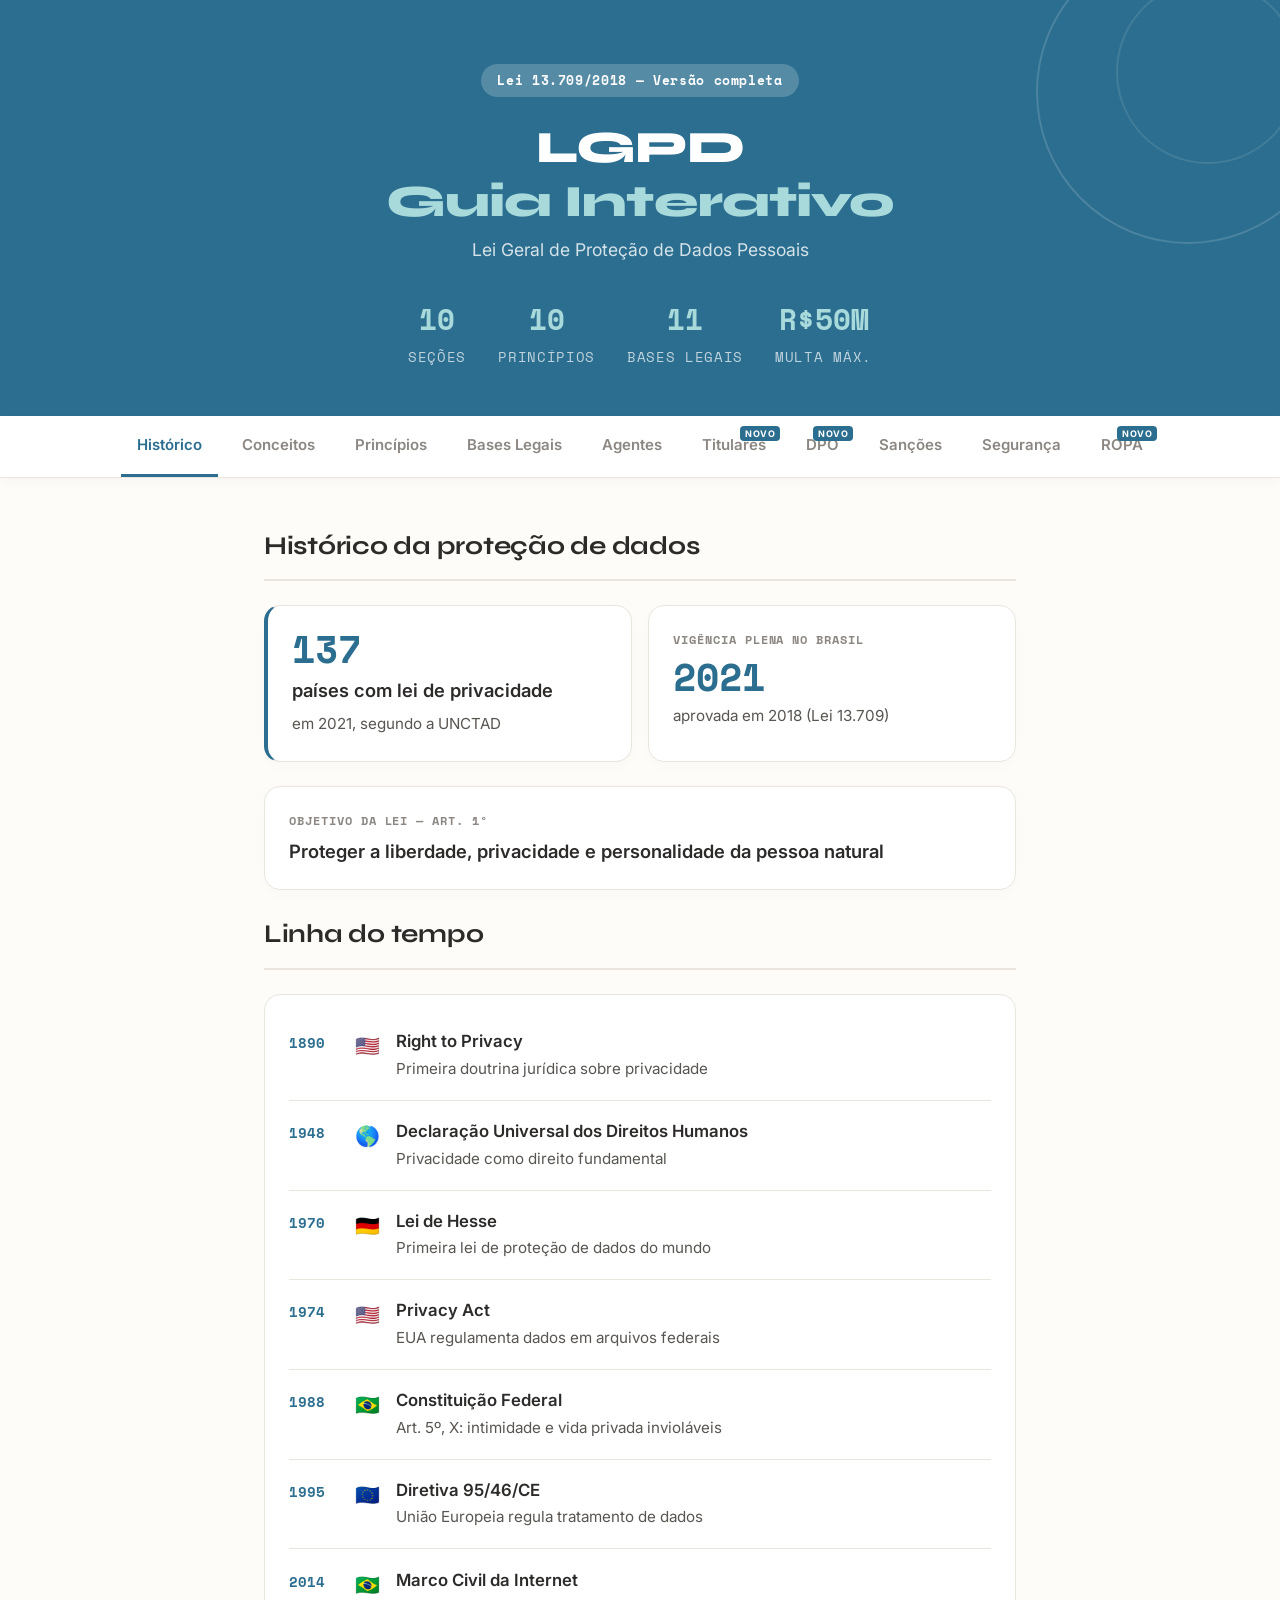
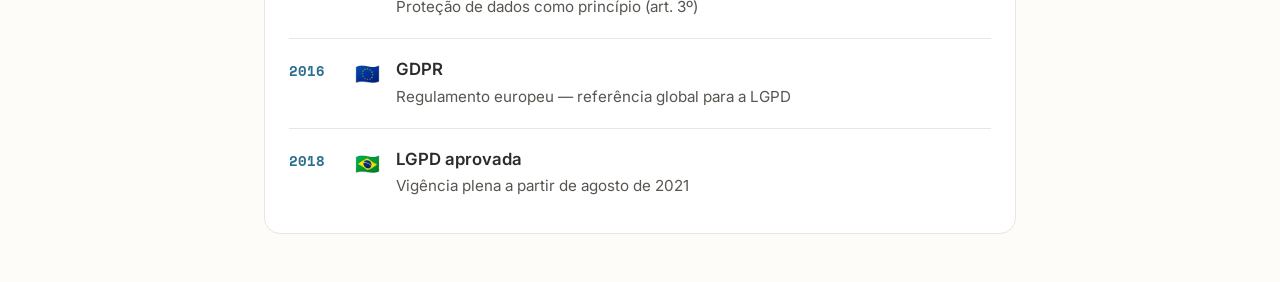
<file: index.html>
<!DOCTYPE html>
<html lang="pt-BR">
<head>
  <meta charset="UTF-8">
  <meta name="viewport" content="width=device-width, initial-scale=1.0">
  <title>LGPD - Guia Interativo</title>
  <link rel="preconnect" href="https://fonts.googleapis.com">
  <link rel="preconnect" href="https://fonts.gstatic.com" crossorigin>
  <link href="https://fonts.googleapis.com/css2?family=Inter:wght@400;500;600;700&family=Syne:wght@400;500;700;800&family=Space+Mono:wght@400;700&display=swap" rel="stylesheet">
  <style>
    :root {
      --color-background-primary: #FFFFFF;
      --color-background-secondary: #F7F5F2;
      --color-background-tertiary: #FDFCF8;
      --color-border-primary: #D1CCC5;
      --color-border-secondary: #E3DFD8;
      --color-border-tertiary: #EAE6DF;
      --color-text-primary: #2D2B2A;
      --color-text-secondary: #595551;
      --color-text-tertiary: #8C8782;
      --color-accent: #2C6E8F; /* Calm Teal/Blue for studying */
      --color-accent-light: rgba(44, 110, 143, 0.1);
      --color-danger: #C94A4A;
      --color-danger-light: rgba(201, 74, 74, 0.1);
      --color-success: #3E885B;
      --color-success-light: rgba(62, 136, 91, 0.15);
      
      --border-radius-md: 10px;
      --border-radius-lg: 16px;
    }
    * { box-sizing: border-box; margin: 0; padding: 0; }
    body {
      font-family: 'Inter', sans-serif;
      background: var(--color-background-tertiary);
      color: var(--color-text-primary);
      line-height: 1.6;
      font-size: 16px;
      -webkit-font-smoothing: antialiased;
    }
    .lgpd-root { min-height: 100vh; display: flex; flex-direction: column; align-items: center; }
    
    .hero { background: var(--color-accent); color: #fff; padding: 4rem 2rem 3rem; position: relative; overflow: hidden; width: 100%; text-align: center; }
    .hero::before { content: ''; position: absolute; top: -60px; right: -60px; width: 300px; height: 300px; border-radius: 50%; border: 2px solid rgba(255,255,255,0.15); }
    .hero::after { content: ''; position: absolute; top: -20px; right: -20px; width: 180px; height: 180px; border-radius: 50%; border: 2px solid rgba(255,255,255,0.1); }
    .hero-badge { display: inline-block; font-family: 'Space Mono', monospace; font-size: 13px; background: rgba(255,255,255,0.2); color: #fff; padding: 6px 16px; border-radius: 20px; margin-bottom: 1.5rem; letter-spacing: 0.05em; font-weight: 700; }
    .hero h1 { font-family: 'Syne', sans-serif; font-size: 2.8rem; font-weight: 800; line-height: 1.2; margin-bottom: 0.5rem; letter-spacing: -0.02em; }
    .hero h1 span { color: #A8DADC; }
    .hero-sub { font-size: 1.1rem; color: rgba(255,255,255,0.8); font-weight: 400; margin-bottom: 2rem; }
    .hero-stats { display: flex; gap: 2rem; flex-wrap: wrap; justify-content: center; }
    .hero-stat { display: flex; flex-direction: column; gap: 4px; }
    .hero-stat-num { font-size: 1.8rem; font-weight: 700; color: #A8DADC; font-family: 'Space Mono', monospace; }
    .hero-stat-label { font-size: 0.85rem; color: rgba(255,255,255,0.7); font-family: 'Space Mono', monospace; text-transform: uppercase; letter-spacing: 0.05em; }
    
    .nav-tabs { display: flex; overflow-x: auto; background: #FFFFFF; border-bottom: 1px solid var(--color-border-tertiary); padding: 0 1rem; gap: 0.5rem; scrollbar-width: none; width: 100%; justify-content: center; position: sticky; top: 0; z-index: 10; box-shadow: 0 4px 12px rgba(0,0,0,0.03); }
    .nav-tabs::-webkit-scrollbar { display: none; }
    .tab-btn { font-family: 'Inter', sans-serif; font-weight: 600; font-size: 15px; padding: 1.2rem 1rem; border: none; background: transparent; color: var(--color-text-tertiary); cursor: pointer; white-space: nowrap; border-bottom: 3px solid transparent; transition: color 0.2s, border-color 0.2s; }
    .tab-btn.active { color: var(--color-accent); border-bottom-color: var(--color-accent); }
    .tab-btn:hover:not(.active) { color: var(--color-text-secondary); }
    .tab-btn.new-tab { position: relative; }
    .tab-btn.new-tab::after { content: 'novo'; position: absolute; top: 10px; right: 2px; font-size: 9px; background: var(--color-accent); color: #fff; padding: 2px 5px; border-radius: 4px; letter-spacing: 0.05em; text-transform: uppercase; font-weight: 700; }
    
    .content-area { padding: 3rem 1.5rem; max-width: 800px; width: 100%; }
    .section { display: none; animation: fadeIn 0.3s ease-in-out; }
    .section.active { display: block; }
    @keyframes fadeIn { from { opacity: 0; transform: translateY(10px); } to { opacity: 1; transform: translateY(0); } }
    
    .section-title { font-family: 'Syne', sans-serif; font-size: 1.6rem; font-weight: 700; color: var(--color-text-primary); margin-bottom: 1.5rem; padding-bottom: 0.8rem; border-bottom: 2px solid var(--color-border-tertiary); letter-spacing: -0.01em; }
    .card-grid { display: grid; grid-template-columns: 1fr 1fr; gap: 16px; margin-bottom: 1.5rem; }
    @media (max-width: 600px) { .card-grid { grid-template-columns: 1fr; } .hero h1 { font-size: 2.2rem; } .hero-stats { gap: 1rem; } .nav-tabs { justify-content: flex-start; } }
    
    .info-card { background: var(--color-background-primary); border: 1px solid var(--color-border-tertiary); border-radius: var(--border-radius-lg); padding: 1.5rem; box-shadow: 0 4px 16px rgba(0,0,0,0.02); transition: transform 0.2s, box-shadow 0.2s; }
    .info-card:hover { transform: translateY(-2px); box-shadow: 0 8px 24px rgba(0,0,0,0.04); }
    .info-card.accent { border-left: 4px solid var(--color-accent); }
    .info-card.danger { border-left: 4px solid var(--color-danger); }
    .info-card.full { grid-column: 1/-1; }
    .card-label { font-family: 'Space Mono', monospace; font-size: 12px; color: var(--color-text-tertiary); letter-spacing: 0.08em; text-transform: uppercase; margin-bottom: 8px; font-weight: 700; }
    .card-value { font-size: 1.15rem; font-weight: 600; color: var(--color-text-primary); line-height: 1.5; }
    .card-detail { font-size: 0.95rem; color: var(--color-text-secondary); margin-top: 8px; line-height: 1.6; }
    
    .orange-num { font-size: 2.4rem; font-weight: 800; color: var(--color-accent); font-family: 'Space Mono', monospace; line-height: 1; margin-bottom: 8px; }
    
    .timeline-item { display: flex; gap: 16px; padding: 1.2rem 0; border-bottom: 1px solid var(--color-border-tertiary); align-items: flex-start; }
    .timeline-item:last-child { border-bottom: none; }
    .tl-year { font-family: 'Space Mono', monospace; font-size: 14px; font-weight: 700; color: var(--color-accent); min-width: 50px; margin-top: 2px; }
    .tl-flag { font-size: 20px; min-width: 24px; }
    .tl-text { font-size: 1.05rem; font-weight: 600; color: var(--color-text-primary); line-height: 1.4; margin-bottom: 4px; }
    .tl-sub { font-size: 0.95rem; color: var(--color-text-secondary); line-height: 1.5; }
    
    .principle-grid { display: grid; grid-template-columns: repeat(auto-fit, minmax(140px, 1fr)); gap: 12px; margin-bottom: 1.5rem; }
    .principle-card { background: var(--color-background-primary); border: 1px solid var(--color-border-tertiary); border-radius: var(--border-radius-md); padding: 1.2rem; cursor: pointer; transition: all 0.2s; text-align: center; box-shadow: 0 2px 8px rgba(0,0,0,0.02); }
    .principle-card:hover { border-color: var(--color-accent); background: var(--color-background-secondary); }
    .principle-card.selected { border-color: var(--color-accent); border-width: 2px; box-shadow: 0 4px 12px var(--color-accent-light); background: var(--color-accent-light); }
    .principle-icon { width: 40px; height: 40px; border-radius: 8px; display: flex; align-items: center; justify-content: center; font-size: 18px; margin: 0 auto 12px; background: #fff; color: var(--color-accent); font-weight: 700; font-family: 'Space Mono', monospace; box-shadow: 0 2px 6px rgba(0,0,0,0.05); }
    .principle-name { font-size: 1rem; font-weight: 600; color: var(--color-text-primary); }
    .principle-detail { display: none; background: var(--color-background-primary); border: 1px solid var(--color-accent); border-radius: var(--border-radius-lg); padding: 1.5rem; margin-top: 16px; font-size: 1.05rem; color: var(--color-text-secondary); line-height: 1.6; box-shadow: 0 8px 24px var(--color-accent-light); }
    .principle-detail.show { display: block; animation: fadeIn 0.3s; }
    .principle-detail strong { color: var(--color-accent); font-size: 1.15rem; display: block; margin-bottom: 8px; font-family: 'Syne', sans-serif; }
    
    .bases-table { background: var(--color-background-primary); border: 1px solid var(--color-border-tertiary); border-radius: var(--border-radius-lg); overflow: hidden; margin-bottom: 1.5rem; box-shadow: 0 4px 16px rgba(0,0,0,0.02); }
    .bt-row { display: grid; grid-template-columns: 1fr 80px 80px; padding: 1rem 1.5rem; border-bottom: 1px solid var(--color-border-tertiary); align-items: center; font-size: 1rem; }
    .bt-row:last-child { border-bottom: none; }
    .bt-header { font-family: 'Space Mono', monospace; font-size: 12px; letter-spacing: 0.05em; color: var(--color-text-tertiary); background: var(--color-background-secondary); text-transform: uppercase; font-weight: 700; }
    .bt-base { color: var(--color-text-primary); font-weight: 500; }
    .check-yes { width: 28px; height: 28px; border-radius: 50%; background: var(--color-success-light); color: var(--color-success); display: flex; align-items: center; justify-content: center; font-size: 14px; font-weight: 700; margin: 0 auto; }
    .check-no { width: 28px; height: 28px; border-radius: 50%; background: var(--color-danger-light); color: var(--color-danger); display: flex; align-items: center; justify-content: center; font-size: 14px; font-weight: 700; margin: 0 auto; }
    
    .agent-cards { display: grid; grid-template-columns: 1fr 1fr; gap: 16px; margin-bottom: 1.5rem; }
    @media (max-width: 600px) { .agent-cards { grid-template-columns: 1fr; } }
    .agent-card { background: var(--color-background-primary); border: 1px solid var(--color-border-tertiary); border-radius: var(--border-radius-lg); padding: 1.5rem; box-shadow: 0 4px 16px rgba(0,0,0,0.02); }
    .agent-role { font-size: 12px; font-family: 'Space Mono', monospace; color: var(--color-accent); letter-spacing: 0.06em; text-transform: uppercase; margin-bottom: 8px; font-weight: 700; }
    .agent-name { font-size: 1.3rem; font-weight: 700; color: var(--color-text-primary); margin-bottom: 12px; font-family: 'Syne', sans-serif; }
    .agent-traits { list-style: none; display: flex; flex-direction: column; gap: 8px; }
    .agent-traits li { font-size: 0.95rem; color: var(--color-text-secondary); padding-left: 16px; position: relative; line-height: 1.5; }
    .agent-traits li::before { content: '→'; position: absolute; left: 0; color: var(--color-accent); font-weight: bold; }
    
    .flow-wrap { display: flex; align-items: center; gap: 12px; background: var(--color-background-primary); border: 1px solid var(--color-border-tertiary); border-radius: var(--border-radius-lg); padding: 1.5rem; margin-bottom: 1.5rem; flex-wrap: wrap; box-shadow: 0 4px 16px rgba(0,0,0,0.02); justify-content: center; }
    .flow-node { background: var(--color-background-secondary); border: 1px solid var(--color-border-secondary); border-radius: var(--border-radius-md); padding: 10px 16px; font-size: 1rem; font-weight: 600; color: var(--color-text-primary); white-space: nowrap; }
    .flow-arrow { font-size: 20px; color: var(--color-accent); font-family: 'Space Mono', monospace; font-weight: bold; }
    
    .sanctions-list { display: flex; flex-direction: column; gap: 12px; margin-bottom: 1.5rem; }
    .sanction-item { background: var(--color-background-primary); border: 1px solid var(--color-border-tertiary); border-radius: var(--border-radius-md); padding: 1rem 1.2rem; display: flex; align-items: center; gap: 12px; font-size: 1rem; color: var(--color-text-primary); font-weight: 500; box-shadow: 0 2px 8px rgba(0,0,0,0.02); }
    .sanction-dot { width: 10px; height: 10px; border-radius: 50%; background: var(--color-accent); flex-shrink: 0; }
    
    .fine-card { background: var(--color-danger-light); border: 1px solid rgba(201, 74, 74, 0.2); border-radius: var(--border-radius-lg); padding: 2rem; margin-bottom: 1.5rem; text-align: center; }
    .fine-amount { font-family: 'Space Mono', monospace; font-size: 2.5rem; font-weight: 800; color: var(--color-danger); line-height: 1.2; }
    .fine-label { font-size: 1rem; color: var(--color-text-primary); margin-top: 8px; font-weight: 600; }
    
    .incident-flow { display: flex; flex-direction: column; gap: 0; margin-bottom: 1.5rem; }
    .if-step { display: flex; gap: 16px; align-items: flex-start; background: var(--color-background-primary); padding: 1.2rem; border-radius: var(--border-radius-md); border: 1px solid var(--color-border-tertiary); box-shadow: 0 2px 8px rgba(0,0,0,0.02); margin-bottom: 8px; }
    .if-num { font-family: 'Space Mono', monospace; font-size: 14px; font-weight: 700; color: #fff; background: var(--color-accent); width: 32px; height: 32px; border-radius: 50%; display: flex; align-items: center; justify-content: center; flex-shrink: 0; }
    .if-content { flex: 1; }
    .if-title { font-size: 1.1rem; font-weight: 600; color: var(--color-text-primary); margin-bottom: 4px; }
    .if-desc { font-size: 0.95rem; color: var(--color-text-secondary); line-height: 1.5; }
    .if-connector { width: 2px; height: 12px; background: var(--color-border-secondary); margin-left: 27px; margin-bottom: 8px; }
    
    .highlight-box { background: var(--color-accent-light); border: 1px solid rgba(44, 110, 143, 0.2); border-radius: var(--border-radius-md); padding: 1.2rem 1.5rem; font-size: 1.05rem; color: var(--color-text-primary); line-height: 1.6; margin-bottom: 1.5rem; font-weight: 500; }
    .highlight-box strong { color: var(--color-accent); font-weight: 700; }
    
    .ropa-block { background: var(--color-background-primary); border: 1px solid var(--color-border-tertiary); border-radius: var(--border-radius-lg); overflow: hidden; margin-bottom: 1.5rem; box-shadow: 0 4px 16px rgba(0,0,0,0.02); }
    .ropa-header { background: var(--color-background-secondary); color: var(--color-text-primary); font-family: 'Space Mono', monospace; font-size: 13px; font-weight: 700; letter-spacing: 0.05em; padding: 1rem 1.5rem; text-transform: uppercase; border-bottom: 2px solid var(--color-border-tertiary); }
    .ropa-row { display: flex; justify-content: space-between; padding: 1rem 1.5rem; border-bottom: 1px solid var(--color-border-tertiary); font-size: 1rem; align-items: center; }
    @media (max-width: 600px) { .ropa-row { flex-direction: column; align-items: flex-start; gap: 4px; } }
    .ropa-row:last-child { border-bottom: none; }
    .ropa-key { color: var(--color-text-secondary); font-weight: 500; }
    .ropa-val { color: var(--color-text-primary); font-weight: 600; text-align: right; }
    @media (max-width: 600px) { .ropa-val { text-align: left; } }
    
    /* Direitos dos titulares */
    .right-card { background: var(--color-background-primary); border: 1px solid var(--color-border-tertiary); border-radius: var(--border-radius-md); padding: 1.2rem 1.5rem; display: flex; gap: 16px; align-items: flex-start; margin-bottom: 12px; cursor: pointer; transition: all 0.2s; box-shadow: 0 2px 8px rgba(0,0,0,0.02); }
    .right-card:hover { border-color: var(--color-accent); transform: translateX(4px); box-shadow: 0 4px 12px rgba(0,0,0,0.05); }
    .right-num { font-family: 'Space Mono', monospace; font-size: 14px; font-weight: 700; color: var(--color-accent); background: var(--color-accent-light); min-width: 40px; height: 40px; border-radius: 8px; display: flex; align-items: center; justify-content: center; flex-shrink: 0; }
    .right-body { flex: 1; }
    .right-title { font-size: 1.1rem; font-weight: 600; color: var(--color-text-primary); margin-bottom: 4px; }
    .right-desc { font-size: 0.95rem; color: var(--color-text-secondary); line-height: 1.5; }
    
    /* DPO */
    .dpo-tri { display: grid; grid-template-columns: 1fr 1fr 1fr; gap: 16px; margin-bottom: 1.5rem; }
    .dpo-node { background: var(--color-background-primary); border: 1px solid var(--color-border-tertiary); border-radius: var(--border-radius-md); padding: 1.5rem; text-align: center; box-shadow: 0 4px 12px rgba(0,0,0,0.02); }
    .dpo-icon { font-size: 32px; margin-bottom: 12px; }
    .dpo-lbl { font-size: 1.05rem; font-weight: 600; color: var(--color-text-primary); }
    .dpo-center { background: var(--color-accent-light); border: 2px solid var(--color-accent); }
    .dpo-center .dpo-lbl { color: var(--color-accent); font-weight: 700; }
    .dpo-arrow { display: flex; align-items: center; justify-content: center; font-size: 24px; color: var(--color-accent); font-family: 'Space Mono', monospace; font-weight: bold; }
    @media (max-width: 600px) { .dpo-tri { grid-template-columns: 1fr; } .dpo-arrow { transform: rotate(90deg); } }
    
    /* ROPA steps */
    .ropa-steps { display: grid; grid-template-columns: 1fr 1fr; gap: 16px; margin-bottom: 1.5rem; }
    @media (max-width: 600px) { .ropa-steps { grid-template-columns: 1fr; } }
    .ropa-step { background: var(--color-background-primary); border: 1px solid var(--color-border-tertiary); border-radius: var(--border-radius-md); padding: 1.5rem; box-shadow: 0 4px 12px rgba(0,0,0,0.02); transition: transform 0.2s; }
    .ropa-step:hover { transform: translateY(-2px); }
    .rs-num { font-family: 'Space Mono', monospace; font-size: 12px; font-weight: 700; color: var(--color-accent); margin-bottom: 8px; text-transform: uppercase; letter-spacing: 0.05em; }
    .rs-title { font-size: 1.1rem; font-weight: 600; color: var(--color-text-primary); margin-bottom: 6px; }
    .rs-desc { font-size: 0.95rem; color: var(--color-text-secondary); line-height: 1.5; }
    
    .tag-row { display: flex; flex-wrap: wrap; gap: 10px; margin-bottom: 1.5rem; }
    .tag { font-size: 0.9rem; font-weight: 500; background: var(--color-background-secondary); border: 1px solid var(--color-border-secondary); color: var(--color-text-secondary); padding: 6px 14px; border-radius: 20px; }
    .tag.orange { background: var(--color-accent-light); border-color: rgba(44, 110, 143, 0.2); color: var(--color-accent); font-weight: 600; }
  </style>
</head>
<body>

<div class="lgpd-root">
  <div class="hero">
    <div class="hero-badge">Lei 13.709/2018 — Versão completa</div>
    <h1>LGPD<br><span>Guia Interativo</span></h1>
    <p class="hero-sub">Lei Geral de Proteção de Dados Pessoais</p>
    <div class="hero-stats">
      <div class="hero-stat"><div class="hero-stat-num">10</div><div class="hero-stat-label">seções</div></div>
      <div class="hero-stat"><div class="hero-stat-num">10</div><div class="hero-stat-label">princípios</div></div>
      <div class="hero-stat"><div class="hero-stat-num">11</div><div class="hero-stat-label">bases legais</div></div>
      <div class="hero-stat"><div class="hero-stat-num">R$50M</div><div class="hero-stat-label">multa máx.</div></div>
    </div>
  </div>

  <nav class="nav-tabs">
    <button class="tab-btn active" onclick="showTab('historico',this)">Histórico</button>
    <button class="tab-btn" onclick="showTab('conceitos',this)">Conceitos</button>
    <button class="tab-btn" onclick="showTab('principios',this)">Princípios</button>
    <button class="tab-btn" onclick="showTab('bases',this)">Bases Legais</button>
    <button class="tab-btn" onclick="showTab('agentes',this)">Agentes</button>
    <button class="tab-btn new-tab" onclick="showTab('direitos',this)">Titulares</button>
    <button class="tab-btn new-tab" onclick="showTab('dpo',this)">DPO</button>
    <button class="tab-btn" onclick="showTab('sancoes',this)">Sanções</button>
    <button class="tab-btn" onclick="showTab('seguranca',this)">Segurança</button>
    <button class="tab-btn new-tab" onclick="showTab('ropa',this)">ROPA</button>
  </nav>

  <div class="content-area">

    <div id="historico" class="section active">
      <p class="section-title">Histórico da proteção de dados</p>
      <div class="card-grid">
        <div class="info-card accent"><div class="orange-num">137</div><div class="card-value">países com lei de privacidade</div><div class="card-detail">em 2021, segundo a UNCTAD</div></div>
        <div class="info-card"><div class="card-label">vigência plena no Brasil</div><div class="orange-num">2021</div><div class="card-detail">aprovada em 2018 (Lei 13.709)</div></div>
      </div>
      <div class="info-card full" style="margin-bottom:24px;"><div class="card-label">objetivo da lei — art. 1º</div><div class="card-value">Proteger a liberdade, privacidade e personalidade da pessoa natural</div></div>
      
      <p class="section-title">Linha do tempo</p>
      <div style="background:var(--color-background-primary);border:1px solid var(--color-border-tertiary);border-radius:var(--border-radius-lg);padding:1rem 1.5rem;">
        <div class="timeline-item"><span class="tl-year">1890</span><span class="tl-flag">🇺🇸</span><div><div class="tl-text">Right to Privacy</div><div class="tl-sub">Primeira doutrina jurídica sobre privacidade</div></div></div>
        <div class="timeline-item"><span class="tl-year">1948</span><span class="tl-flag">🌎</span><div><div class="tl-text">Declaração Universal dos Direitos Humanos</div><div class="tl-sub">Privacidade como direito fundamental</div></div></div>
        <div class="timeline-item"><span class="tl-year">1970</span><span class="tl-flag">🇩🇪</span><div><div class="tl-text">Lei de Hesse</div><div class="tl-sub">Primeira lei de proteção de dados do mundo</div></div></div>
        <div class="timeline-item"><span class="tl-year">1974</span><span class="tl-flag">🇺🇸</span><div><div class="tl-text">Privacy Act</div><div class="tl-sub">EUA regulamenta dados em arquivos federais</div></div></div>
        <div class="timeline-item"><span class="tl-year">1988</span><span class="tl-flag">🇧🇷</span><div><div class="tl-text">Constituição Federal</div><div class="tl-sub">Art. 5º, X: intimidade e vida privada invioláveis</div></div></div>
        <div class="timeline-item"><span class="tl-year">1995</span><span class="tl-flag">🇪🇺</span><div><div class="tl-text">Diretiva 95/46/CE</div><div class="tl-sub">União Europeia regula tratamento de dados</div></div></div>
        <div class="timeline-item"><span class="tl-year">2014</span><span class="tl-flag">🇧🇷</span><div><div class="tl-text">Marco Civil da Internet</div><div class="tl-sub">Proteção de dados como princípio (art. 3º)</div></div></div>
        <div class="timeline-item"><span class="tl-year">2016</span><span class="tl-flag">🇪🇺</span><div><div class="tl-text">GDPR</div><div class="tl-sub">Regulamento europeu — referência global para a LGPD</div></div></div>
        <div class="timeline-item" style="border-bottom:none;"><span class="tl-year">2018</span><span class="tl-flag">🇧🇷</span><div><div class="tl-text">LGPD aprovada</div><div class="tl-sub">Vigência plena a partir de agosto de 2021</div></div></div>
      </div>
    </div>

    <div id="conceitos" class="section">
      <p class="section-title">Conceitos fundamentais — art. 5º</p>
      <div class="info-card full accent" style="margin-bottom:16px;"><div class="card-label">dado pessoal</div><div class="card-value">Qualquer informação relacionada a pessoa natural identificada ou identificável</div><div class="card-detail">Exemplos: nome, CPF, e-mail, endereço, profissão, idade</div></div>
      <div class="info-card full danger" style="margin-bottom:16px;"><div class="card-label">dado pessoal sensível</div><div class="card-value">Dados com potencial discriminatório</div><div class="card-detail">Inclui: origem racial, convicção religiosa, opinião política, filiação sindical, dados de saúde, dados biométricos, dados de crianças e adolescentes</div></div>
      <div class="card-grid">
        <div class="info-card"><div class="card-label">titular de dados</div><div class="card-value">Pessoa natural a quem se referem os dados pessoais</div></div>
        <div class="info-card"><div class="card-label">tratamento de dados</div><div class="card-value">Toda operação realizada com dados pessoais</div><div class="card-detail">Coleta, acesso, classificação, exclusão e outros</div></div>
      </div>
      
      <p class="section-title" style="margin-top:2rem;">Aplicação da lei — art. 3º</p>
      <div class="highlight-box">A LGPD aplica-se a qualquer operação de tratamento realizada por <strong>pessoa física ou jurídica</strong>, por <strong>meio digital ou físico</strong>, <strong>independente do país da sede</strong> ou localização dos dados, desde que o tratamento ocorra no território nacional ou envolva indivíduos localizados no Brasil.</div>
      
      <div class="info-card full danger" style="margin-bottom:2rem;"><div class="card-label">a lei não se aplica a:</div><div class="card-detail" style="font-size:0.95rem;line-height:1.7;">• Pessoas físicas para fins particulares e não econômicos<br>• Fins exclusivamente jornalísticos ou artísticos<br>• Fins acadêmicos (com exceção dos arts. 7º a 11)<br>• Segurança pública / esfera penal</div></div>
      
      <p class="section-title">ANPD — Autoridade Nacional de Proteção de Dados</p>
      <div class="info-card full accent"><div class="card-label">função — art. 55-J</div><div class="card-value">Zelar, regulamentar e fiscalizar o cumprimento da LGPD no Brasil</div><div class="card-detail" style="margin-top:8px;">Acesso: <strong style="color:var(--color-accent);">www.gov.br/anpd/pt-br</strong></div></div>
    </div>

    <div id="principios" class="section">
      <p class="section-title">Princípios da LGPD — art. 6º</p>
      <p style="font-size:1rem;color:var(--color-text-secondary);margin-bottom:1.5rem;">Clique em um princípio para ver os detalhes:</p>
      <div class="principle-grid">
        <div class="principle-card" onclick="togglePrinciple(this,'fin')"><div class="principle-icon">F</div><div class="principle-name">Finalidade</div></div>
        <div class="principle-card" onclick="togglePrinciple(this,'nec')"><div class="principle-icon">N</div><div class="principle-name">Necessidade</div></div>
        <div class="principle-card" onclick="togglePrinciple(this,'adeq')"><div class="principle-icon">A</div><div class="principle-name">Adequação</div></div>
        <div class="principle-card" onclick="togglePrinciple(this,'tra')"><div class="principle-icon">T</div><div class="principle-name">Transparência</div></div>
        <div class="principle-card" onclick="togglePrinciple(this,'seg')"><div class="principle-icon">S</div><div class="principle-name">Segurança</div></div>
        <div class="principle-card" onclick="togglePrinciple(this,'prev')"><div class="principle-icon">P</div><div class="principle-name">Prevenção</div></div>
        <div class="principle-card" onclick="togglePrinciple(this,'qual')"><div class="principle-icon">Q</div><div class="principle-name">Qualidade</div></div>
        <div class="principle-card" onclick="togglePrinciple(this,'resp')"><div class="principle-icon">R</div><div class="principle-name">Responsabilização</div></div>
      </div>
      <div id="detail-fin" class="principle-detail"><strong>Finalidade</strong> Tratamento para propósitos legítimos, específicos, explícitos e informados ao titular; sem possibilidade de tratamento posterior incompatível.</div>
      <div id="detail-nec" class="principle-detail"><strong>Necessidade</strong> Limitação do tratamento ao mínimo necessário para a realização das finalidades, com abrangência dos dados pertinentes e não excessivos.</div>
      <div id="detail-adeq" class="principle-detail"><strong>Adequação</strong> Compatibilidade do tratamento com as finalidades informadas ao titular, de acordo com o contexto do tratamento.</div>
      <div id="detail-tra" class="principle-detail"><strong>Transparência</strong> Garantia de informações claras, precisas e facilmente acessíveis sobre o tratamento, observado o segredo comercial do agente.</div>
      <div id="detail-seg" class="principle-detail"><strong>Segurança</strong> Medidas técnicas e administrativas para proteger os dados de acessos não autorizados e situações acidentais ou ilícitas. Envolve <strong style="display:inline;color:var(--color-accent);">C</strong>onfidencialidade, <strong style="display:inline;color:var(--color-accent);">I</strong>ntegridade e <strong style="display:inline;color:var(--color-accent);">D</strong>isponibilidade (tríade CID).</div>
      <div id="detail-prev" class="principle-detail"><strong>Prevenção</strong> Adoção de medidas para prevenir a ocorrência de danos em virtude do tratamento de dados pessoais.</div>
      <div id="detail-qual" class="principle-detail"><strong>Qualidade dos dados</strong> Garantia de exatidão, clareza, relevância e atualização dos dados, conforme a necessidade e o cumprimento da finalidade.</div>
      <div id="detail-resp" class="principle-detail"><strong>Responsabilização e prestação de contas</strong> Demonstração pelo agente da adoção de medidas eficazes e capazes de comprovar o cumprimento das normas.</div>
    </div>

    <div id="bases" class="section">
      <p class="section-title">Bases legais — arts. 7º e 11</p>
      <div class="highlight-box">O tratamento de dados <strong>só pode ser realizado</strong> quando enquadrado em uma das hipóteses legais previstas na LGPD. Dados sensíveis possuem bases mais restritas.</div>
      <div class="bases-table">
        <div class="bt-row bt-header"><div>Base legal</div><div style="text-align:center;">Gerais</div><div style="text-align:center;">Sensíveis</div></div>
        <div class="bt-row"><div class="bt-base">Consentimento do titular</div><div><div class="check-yes">✓</div></div><div><div class="check-yes">✓</div></div></div>
        <div class="bt-row"><div class="bt-base">Obrigação legal ou regulatória</div><div><div class="check-yes">✓</div></div><div><div class="check-yes">✓</div></div></div>
        <div class="bt-row"><div class="bt-base">Execução de políticas públicas</div><div><div class="check-yes">✓</div></div><div><div class="check-yes">✓</div></div></div>
        <div class="bt-row"><div class="bt-base">Estudos por órgãos de pesquisa</div><div><div class="check-yes">✓</div></div><div><div class="check-yes">✓</div></div></div>
        <div class="bt-row"><div class="bt-base">Execução de contrato</div><div><div class="check-yes">✓</div></div><div><div class="check-no">✗</div></div></div>
        <div class="bt-row"><div class="bt-base">Exercício regular de direitos</div><div><div class="check-yes">✓</div></div><div><div class="check-yes">✓</div></div></div>
        <div class="bt-row"><div class="bt-base">Proteção da vida</div><div><div class="check-yes">✓</div></div><div><div class="check-yes">✓</div></div></div>
        <div class="bt-row"><div class="bt-base">Tutela da saúde</div><div><div class="check-yes">✓</div></div><div><div class="check-yes">✓</div></div></div>
        <div class="bt-row"><div class="bt-base">Interesse legítimo</div><div><div class="check-yes">✓</div></div><div><div class="check-no">✗</div></div></div>
        <div class="bt-row"><div class="bt-base">Proteção do crédito</div><div><div class="check-yes">✓</div></div><div><div class="check-no">✗</div></div></div>
        <div class="bt-row"><div class="bt-base">Prevenção a fraude / segurança</div><div><div class="check-no">✗</div></div><div><div class="check-yes">✓</div></div></div>
      </div>
    </div>

    <div id="agentes" class="section">
      <p class="section-title">Agentes de tratamento — art. 5º</p>
      <div class="agent-cards">
        <div class="agent-card" style="border-left:4px solid var(--color-accent);"><div class="agent-role">Controlador</div><div class="agent-name">Decide</div><ul class="agent-traits"><li>Define finalidade e meios do tratamento</li><li>Fornece instruções ao operador</li><li>Atua em nome próprio</li><li>Responde perante titulares e ANPD</li></ul></div>
        <div class="agent-card"><div class="agent-role">Operador</div><div class="agent-name">Executa</div><ul class="agent-traits"><li>Realiza tratamento em nome do controlador</li><li>Segue instruções do controlador</li><li>Sem poder de decisão próprio</li><li>Pode ser pessoa física ou jurídica</li></ul></div>
        <div class="agent-card" style="grid-column:1/-1;"><div class="agent-role">Co-controlador</div><div class="agent-name">Compartilha a decisão</div><ul class="agent-traits" style="flex-direction:row;flex-wrap:wrap;gap:8px;"><li style="min-width:45%;">Mais de um controlador com poder de decisão</li><li style="min-width:45%;">Objetivo em comum sobre o mesmo tratamento</li></ul></div>
      </div>
      
      <p class="section-title" style="margin-top:2rem;">Exemplo de cadeia</p>
      <div class="flow-wrap">
        <div class="flow-node">Loja (controlador)</div><div class="flow-arrow">→</div>
        <div class="flow-node">CRM SaaS (operador)</div><div class="flow-arrow">→</div>
        <div class="flow-node">Servidor (suboperador)</div>
      </div>
      
      <p class="section-title" style="margin-top:2rem;">Responsabilidades do controlador</p>
      <div class="sanctions-list">
        <div class="sanction-item"><div class="sanction-dot"></div>Comprovar o consentimento do titular</div>
        <div class="sanction-item"><div class="sanction-dot"></div>Comunicar incidentes à ANPD</div>
        <div class="sanction-item"><div class="sanction-dot"></div>Atender titulares de dados</div>
        <div class="sanction-item"><div class="sanction-dot"></div>Nomear Encarregado (DPO) — obrigatório exceto pequeno porte</div>
        <div class="sanction-item"><div class="sanction-dot"></div>Manter registro das operações de tratamento (ROPA)</div>
        <div class="sanction-item"><div class="sanction-dot"></div>Reparar danos aos titulares</div>
      </div>
    </div>

    <!-- DIREITOS DOS TITULARES -->
    <div id="direitos" class="section">
      <p class="section-title">Direitos dos titulares — arts. 17 a 22</p>
      <div class="highlight-box"><strong>Art. 17:</strong> Toda pessoa natural tem assegurada a titularidade de seus dados pessoais e os direitos fundamentais de liberdade, de intimidade e de privacidade. O titular <strong>não transfere</strong> a propriedade de seus dados ao permitir seu tratamento.</div>

      <p style="font-size:1rem;color:var(--color-text-secondary);margin-bottom:1.5rem;">Direitos do art. 18 — exercidos gratuitamente, a qualquer momento, mediante requisição ao controlador (prazo: 15 dias)</p>

      <div class="right-card"><div class="right-num">I</div><div class="right-body"><div class="right-title">Confirmação de existência</div><div class="right-desc">Saber se seus dados são tratados pelo controlador</div></div></div>
      <div class="right-card"><div class="right-num">II</div><div class="right-body"><div class="right-title">Acesso aos dados</div><div class="right-desc">Obter cópia completa em formato eletrônico ou impresso, incluindo origem, critérios e finalidade do tratamento</div></div></div>
      <div class="right-card"><div class="right-num">III</div><div class="right-body"><div class="right-title">Correção</div><div class="right-desc">Solicitar correção de dados incompletos, inexatos ou desatualizados</div></div></div>
      <div class="right-card"><div class="right-num">IV</div><div class="right-body"><div class="right-title">Anonimização, bloqueio ou eliminação</div><div class="right-desc">Quando dados forem desnecessários, excessivos ou tratados em desconformidade com a LGPD</div></div></div>
      <div class="right-card"><div class="right-num">V</div><div class="right-body"><div class="right-title">Portabilidade</div><div class="right-desc">Transferir seus dados a outro fornecedor de serviço (regulamentação da ANPD define o formato)</div></div></div>
      <div class="right-card"><div class="right-num">VI</div><div class="right-body"><div class="right-title">Eliminação após revogação</div><div class="right-desc">Quando o consentimento é retirado, os dados coletados com base nele devem ser eliminados</div></div></div>
      <div class="right-card"><div class="right-num">VII</div><div class="right-body"><div class="right-title">Informação sobre compartilhamento</div><div class="right-desc">Saber com quais entidades públicas e privadas o controlador compartilhou seus dados</div></div></div>
      <div class="right-card"><div class="right-num">VIII</div><div class="right-body"><div class="right-title">Informação sobre não consentimento</div><div class="right-desc">Ser informado sobre a possibilidade de não fornecer consentimento e quais são as consequências</div></div></div>
      <div class="right-card"><div class="right-num">IX</div><div class="right-body"><div class="right-title">Revogação do consentimento</div><div class="right-desc">Retirar o consentimento a qualquer momento, de forma gratuita e facilitada</div></div></div>
      <div class="right-card" style="margin-bottom:2rem;"><div class="right-num">X</div><div class="right-body"><div class="right-title">Peticionar à ANPD</div><div class="right-desc">Apresentar reclamação diretamente à ANPD contra o controlador em caso de descumprimento</div></div></div>

      <p class="section-title">Direitos especiais</p>
      <div class="info-card full" style="margin-bottom:16px;">
        <div class="card-label">art. 20 — revisão de decisões automatizadas</div>
        <div class="card-value">Solicitar revisão de decisões tomadas com base em tratamento automatizado (profiling)</div>
        <div class="card-detail">Inclui decisões que afetam perfil pessoal, profissional, de consumo, de crédito ou aspectos da personalidade</div>
      </div>
      <div class="info-card full" style="margin-bottom:16px;">
        <div class="card-label">art. 21 — proteção no exercício de direitos</div>
        <div class="card-value">Dados usados para o exercício regular de direitos não podem ser utilizados em prejuízo do titular</div>
      </div>
      <div class="info-card full accent">
        <div class="card-label">art. 22 — tutela coletiva</div>
        <div class="card-value">A defesa dos direitos dos titulares pode ser exercida em juízo de forma individual ou coletiva</div>
        <div class="card-detail">Por meio de Defensoria Pública, Ministério Público, Procon, IDEC ou diretamente pelo Judiciário</div>
      </div>
    </div>

    <!-- DPO/ENCARREGADO -->
    <div id="dpo" class="section">
      <p class="section-title">Encarregado (DPO) — art. 41</p>

      <div class="highlight-box"><strong>Definição — art. 5º, VIII:</strong> Pessoa indicada pelo controlador e operador para atuar como <strong>canal de comunicação</strong> entre o controlador, os titulares dos dados e a ANPD.</div>

      <div style="background:var(--color-background-primary);border:1px solid var(--color-border-tertiary);border-radius:var(--border-radius-lg);padding:1.5rem;margin-bottom:2rem;box-shadow:0 4px 16px rgba(0,0,0,0.02);">
        <p style="font-size:0.95rem;color:var(--color-text-secondary);margin-bottom:1rem;font-family:'Space Mono',monospace;letter-spacing:0.04em;font-weight:700;">POSIÇÃO DO ENCARREGADO</p>
        <div class="dpo-tri">
          <div class="dpo-node"><div class="dpo-icon">🏢</div><div class="dpo-lbl">Controlador</div></div>
          <div class="dpo-arrow">⇄</div>
          <div class="dpo-node dpo-center"><div style="font-size:32px;margin-bottom:12px;color:var(--color-accent);">⚖</div><div class="dpo-lbl">Encarregado<br>DPO</div></div>
          <div class="dpo-arrow">⇄</div>
          <div class="dpo-node"><div class="dpo-icon">👥</div><div class="dpo-lbl">Titulares / ANPD</div></div>
        </div>
      </div>

      <p class="section-title">Atribuições legais — art. 41, §2º</p>
      <div class="sanctions-list" style="margin-bottom:2rem;">
        <div class="sanction-item"><div class="sanction-dot"></div>Aceitar reclamações e comunicações dos titulares, prestar esclarecimentos e adotar providências</div>
        <div class="sanction-item"><div class="sanction-dot"></div>Receber comunicações da ANPD e adotar as providências necessárias</div>
        <div class="sanction-item"><div class="sanction-dot"></div>Orientar funcionários e contratados sobre práticas de proteção de dados</div>
        <div class="sanction-item"><div class="sanction-dot"></div>Executar demais atribuições determinadas pelo controlador ou por normas complementares</div>
        <div class="sanction-item"><div class="sanction-dot"></div>Auxiliar na análise de contratos e cláusulas relacionadas à proteção de dados (Guia ANPD)</div>
        <div class="sanction-item"><div class="sanction-dot"></div>Apoiar na comunicação de incidentes de segurança à ANPD</div>
      </div>

      <p class="section-title">Características do cargo</p>
      <div class="card-grid">
        <div class="info-card"><div class="card-label">Quem pode ser</div><div class="card-value">Pessoa física ou jurídica</div><div class="card-detail">Interno ou externo (DPO as a Service). Sem pré-requisitos legais, mas exige conhecimento especializado em proteção de dados</div></div>
        <div class="info-card"><div class="card-label">Divulgação obrigatória</div><div class="card-value">Identidade e contato públicos</div><div class="card-detail">Preferencialmente no site do controlador, de forma clara e acessível</div></div>
        <div class="info-card"><div class="card-label">Responsabilidade</div><div class="card-value">Não é o responsável legal pelo tratamento</div><div class="card-detail">A responsabilidade é do controlador e do operador. O DPO orienta e intermedia</div></div>
        <div class="info-card"><div class="card-label">Conflito de interesses</div><div class="card-value">Deve ser evitado</div><div class="card-detail">Não indicar quem decide sobre dados (CEO, CFO, head de TI, RH) para evitar supervisão de si mesmo</div></div>
      </div>

      <p class="section-title" style="margin-top:2rem;">Obrigatoriedade — Res. CD/ANPD nº 2/2022</p>
      <div class="bases-table" style="margin-bottom:1rem;">
        <div class="bt-row bt-header"><div>Tipo de organização</div><div style="text-align:center;">Obrigatório</div><div style="text-align:center;">Canal</div></div>
        <div class="bt-row"><div class="bt-base">Grandes e médias empresas</div><div><div class="check-yes">✓</div></div><div><div class="check-yes">✓</div></div></div>
        <div class="bt-row"><div class="bt-base">Microempresas e EPP</div><div><div class="check-no">✗</div></div><div><div class="check-yes">✓</div></div></div>
        <div class="bt-row"><div class="bt-base">Startups</div><div><div class="check-no">✗</div></div><div><div class="check-yes">✓</div></div></div>
        <div class="bt-row"><div class="bt-base">Entidades sem fins lucrativos</div><div><div class="check-no">✗</div></div><div><div class="check-yes">✓</div></div></div>
      </div>
      <div class="highlight-box" style="margin-top:0;">Mesmo dispensadas, a indicação do encarregado é considerada <strong>boa prática</strong> e pode reduzir sanções. Em qualquer caso, o controlador deve manter um <strong>canal de comunicação</strong> com os titulares.</div>
    </div>

    <div id="sancoes" class="section">
      <p class="section-title">Sanções administrativas — art. 52</p>
      <div class="fine-card"><div class="fine-amount">R$ 50.000.000</div><div class="fine-label">Multa máxima por infração</div></div>
      <div class="sanctions-list" style="margin-bottom:2rem;">
        <div class="sanction-item"><div class="sanction-dot"></div>Advertência com prazo para correção</div>
        <div class="sanction-item"><div class="sanction-dot"></div>Multa simples de até 2% do faturamento</div>
        <div class="sanction-item"><div class="sanction-dot"></div>Multa diária</div>
        <div class="sanction-item"><div class="sanction-dot"></div>Publicização da infração</div>
        <div class="sanction-item"><div class="sanction-dot"></div>Bloqueio dos dados pessoais</div>
        <div class="sanction-item"><div class="sanction-dot"></div>Eliminação dos dados pessoais</div>
        <div class="sanction-item"><div class="sanction-dot"></div>Proibição parcial ou total de atividades</div>
      </div>
      
      <p class="section-title">Fluxo do processo sancionador</p>
      <div class="incident-flow">
        <div class="if-step"><div class="if-num">1</div><div class="if-content"><div class="if-title">Origem do processo</div><div class="if-desc">Pela própria ANPD, por monitoramento ou por requerimento do titular / denúncia</div></div></div>
        <div class="if-connector"></div>
        <div class="if-step"><div class="if-num">2</div><div class="if-content"><div class="if-title">Análise de admissibilidade</div><div class="if-desc">Fase preparatória opcional caso faltem indícios suficientes</div></div></div>
        <div class="if-connector"></div>
        <div class="if-step"><div class="if-num">3</div><div class="if-content"><div class="if-title">Processo Administrativo Sancionador</div><div class="if-desc">Julgado pela Coordenação-Geral de Fiscalização da ANPD</div></div></div>
        <div class="if-connector"></div>
        <div class="if-step"><div class="if-num">4</div><div class="if-content"><div class="if-title">Resultado: arquivamento ou sanção</div><div class="if-desc">Decisão passível de recurso ao Conselho Diretor da ANPD</div></div></div>
      </div>
      <div class="highlight-box" style="margin-top:1.5rem;">A <strong>adoção de boas práticas e governança</strong> é critério considerado na aplicação das sanções (art. 52, §1º, IX).</div>
    </div>

    <div id="seguranca" class="section">
      <p class="section-title">Incidentes de segurança</p>
      <div class="info-card full accent" style="margin-bottom:2rem;"><div class="card-label">definição — Res. CD/ANPD nº 15/2024</div><div class="card-value">Qualquer evento adverso confirmado relacionado à violação das propriedades de confidencialidade, integridade, disponibilidade e autenticidade de dados pessoais</div></div>
      
      <p class="section-title">Quando comunicar à ANPD?</p>
      <div class="highlight-box">Apenas quando o incidente puder acarretar <strong>risco ou dano relevante</strong> aos titulares — afetando significativamente seus interesses ou direitos fundamentais, ou envolvendo dados sensíveis, de crianças/adolescentes/idosos.</div>
      
      <p class="section-title" style="margin-top:2rem;">Processo de comunicação</p>
      <div class="incident-flow" style="margin-bottom:2rem;">
        <div class="if-step"><div class="if-num">1</div><div class="if-content"><div class="if-title">Identificação do incidente</div><div class="if-desc">Confirmação do evento adverso com violação de dados pessoais</div></div></div>
        <div class="if-connector"></div>
        <div class="if-step"><div class="if-num">2</div><div class="if-content"><div class="if-title">Avaliação de risco</div><div class="if-desc">Verificar se há risco relevante aos titulares para determinar obrigatoriedade</div></div></div>
        <div class="if-connector"></div>
        <div class="if-step"><div class="if-num">3</div><div class="if-content"><div class="if-title">Comunicação à ANPD</div><div class="if-desc">Em até <strong>3 dias úteis</strong> pelo site gov.br/anpd — feita pelo controlador ou encarregado</div></div></div>
        <div class="if-connector"></div>
        <div class="if-step"><div class="if-num">4</div><div class="if-content"><div class="if-title">Avaliação pela ANPD</div><div class="if-desc">ANPD pode determinar providências; inação pode abrir processo administrativo sancionador</div></div></div>
      </div>
      
      <p class="section-title">Boas práticas (art. 50)</p>
      <div class="sanctions-list">
        <div class="sanction-item"><div class="sanction-dot"></div>Políticas e procedimentos internos de proteção</div>
        <div class="sanction-item"><div class="sanction-dot"></div>Privacy by Design — privacidade desde a concepção</div>
        <div class="sanction-item"><div class="sanction-dot"></div>Alinhamento com ISO/IEC 27001</div>
        <div class="sanction-item"><div class="sanction-dot"></div>Gestão de contratos com terceiros</div>
        <div class="sanction-item"><div class="sanction-dot"></div>Cultura organizacional de proteção de dados</div>
        <div class="sanction-item"><div class="sanction-dot"></div>Ações educativas para funcionários</div>
      </div>
    </div>

    <!-- ROPA -->
    <div id="ropa" class="section">
      <p class="section-title">Projeto ROPA — art. 37</p>

      <div class="highlight-box"><strong>ROPA</strong> (Record of Processing Activities) = <strong>Registro de Operações de Tratamento de Dados Pessoais</strong>. Documento que detalha todo o ciclo de vida dos dados pessoais na organização — da coleta à exclusão.</div>

      <div class="card-grid" style="margin-bottom:2rem;">
        <div class="info-card accent"><div class="card-label">Fundamento legal</div><div class="card-value">Art. 37 da LGPD</div><div class="card-detail">Controlador e operador devem manter o registro, especialmente quando a base legal for legítimo interesse</div></div>
        <div class="info-card"><div class="card-label">Quem elabora</div><div class="card-value">Controlador e operador</div><div class="card-detail">Pode ser solicitado pela ANPD a qualquer momento para verificar conformidade</div></div>
      </div>

      <p class="section-title">O que deve constar no ROPA</p>
      <div class="tag-row" style="margin-bottom:2rem;">
        <span class="tag orange">Agentes de tratamento</span>
        <span class="tag orange">Finalidade</span>
        <span class="tag orange">Base legal</span>
        <span class="tag orange">Categorias de dados</span>
        <span class="tag">Dados sensíveis</span>
        <span class="tag">Categorias de titulares</span>
        <span class="tag">Período de retenção</span>
        <span class="tag">Local de armazenamento</span>
        <span class="tag">Compartilhamento</span>
        <span class="tag">Transferência internacional</span>
        <span class="tag">Medidas de segurança</span>
        <span class="tag">Critérios de descarte</span>
      </div>

      <p class="section-title">Como construir o ROPA</p>
      <div class="ropa-steps" style="margin-bottom:2rem;">
        <div class="ropa-step"><div class="rs-num">01 — Mapeamento</div><div class="rs-title">Identificar todas as atividades</div><div class="rs-desc">Levantar cada processo que envolva dados pessoais, de cadastros de clientes a câmeras de segurança</div></div>
        <div class="ropa-step"><div class="rs-num">02 — Responsáveis</div><div class="rs-title">Definir controlador e operador</div><div class="rs-desc">Indicar claramente quem decide (controlador) e quem executa (operador) em cada tratamento</div></div>
        <div class="ropa-step"><div class="rs-num">03 — Finalidade</div><div class="rs-title">Documentar base legal e propósito</div><div class="rs-desc">Para cada atividade: qual hipótese do art. 7º ou 11 autoriza o tratamento e qual é a finalidade</div></div>
        <div class="ropa-step"><div class="rs-num">04 — Retenção</div><div class="rs-title">Definir ciclo de vida</div><div class="rs-desc">Quanto tempo cada dado fica armazenado e como será descartado ou anonimizado</div></div>
        <div class="ropa-step"><div class="rs-num">05 — Segurança</div><div class="rs-title">Registrar medidas adotadas</div><div class="rs-desc">Controles técnicos e administrativos implementados para proteção de cada categoria de dados</div></div>
        <div class="ropa-step"><div class="rs-num">06 — Atualização</div><div class="rs-title">Manter o documento vivo</div><div class="rs-desc">Revisar periodicamente; qualquer novo processo ou mudança deve refletir no ROPA imediatamente</div></div>
      </div>

      <p class="section-title">Exemplo de registro</p>
      <div class="ropa-block">
        <div class="ropa-header">Atividade: cadastro de clientes</div>
        <div class="ropa-row"><span class="ropa-key">Controlador</span><span class="ropa-val">Flores de Abril Ltda.</span></div>
        <div class="ropa-row"><span class="ropa-key">Finalidade</span><span class="ropa-val">Gestão comercial e emissão de nota fiscal</span></div>
        <div class="ropa-row"><span class="ropa-key">Base legal</span><span class="ropa-val">Execução de contrato (art. 7º, V)</span></div>
        <div class="ropa-row"><span class="ropa-key">Dados tratados</span><span class="ropa-val">Nome, CPF, e-mail, endereço</span></div>
        <div class="ropa-row"><span class="ropa-key">Titulares</span><span class="ropa-val">Clientes pessoas físicas</span></div>
        <div class="ropa-row"><span class="ropa-key">Retenção</span><span class="ropa-val">5 anos após encerramento do contrato</span></div>
        <div class="ropa-row"><span class="ropa-key">Operadores</span><span class="ropa-val">Sistema CRM (SaaS)</span></div>
        <div class="ropa-row"><span class="ropa-key">Segurança</span><span class="ropa-val">Criptografia em trânsito, acesso por senha, backup diário</span></div>
      </div>

      <div class="highlight-box" style="margin-bottom:2rem;">O ROPA é um dos primeiros documentos solicitados pela ANPD em uma fiscalização. Empresas sem ROPA atualizado ficam expostas a <strong>multas, bloqueio de dados e sanções reputacionais</strong>. Pode ser feito em planilha, documento Word ou plataforma especializada.</div>

      <p class="section-title">ROPA vs. RIPD</p>
      <div class="card-grid">
        <div class="info-card accent"><div class="card-label">ROPA</div><div class="card-value">Registro contínuo de todas as atividades</div><div class="card-detail">Documento operacional, sempre atualizado. Base para demonstrar conformidade cotidiana</div></div>
        <div class="info-card"><div class="card-label">RIPD / DPIA</div><div class="card-value">Relatório de Impacto pontual</div><div class="card-detail">Exigido quando o tratamento pode gerar alto risco a direitos fundamentais ou for baseado em legítimo interesse</div></div>
      </div>
    </div>

  </div>
</div>

<script>
function showTab(id, btn) {
  document.querySelectorAll('.section').forEach(s => s.classList.remove('active'));
  document.querySelectorAll('.tab-btn').forEach(b => b.classList.remove('active'));
  document.getElementById(id).classList.add('active');
  btn.classList.add('active');
  
  // Smooth scroll to top of content area on mobile
  if (window.innerWidth < 600) {
    window.scrollTo({
      top: document.querySelector('.content-area').offsetTop - 60,
      behavior: 'smooth'
    });
  }
}

function togglePrinciple(el, key) {
  var detail = document.getElementById('detail-' + key);
  var isOpen = detail.classList.contains('show');
  document.querySelectorAll('.principle-detail').forEach(d => d.classList.remove('show'));
  document.querySelectorAll('.principle-card').forEach(c => c.classList.remove('selected'));
  if (!isOpen) { 
    detail.classList.add('show'); 
    el.classList.add('selected'); 
  }
}
</script>
</body>
</html>
</file>
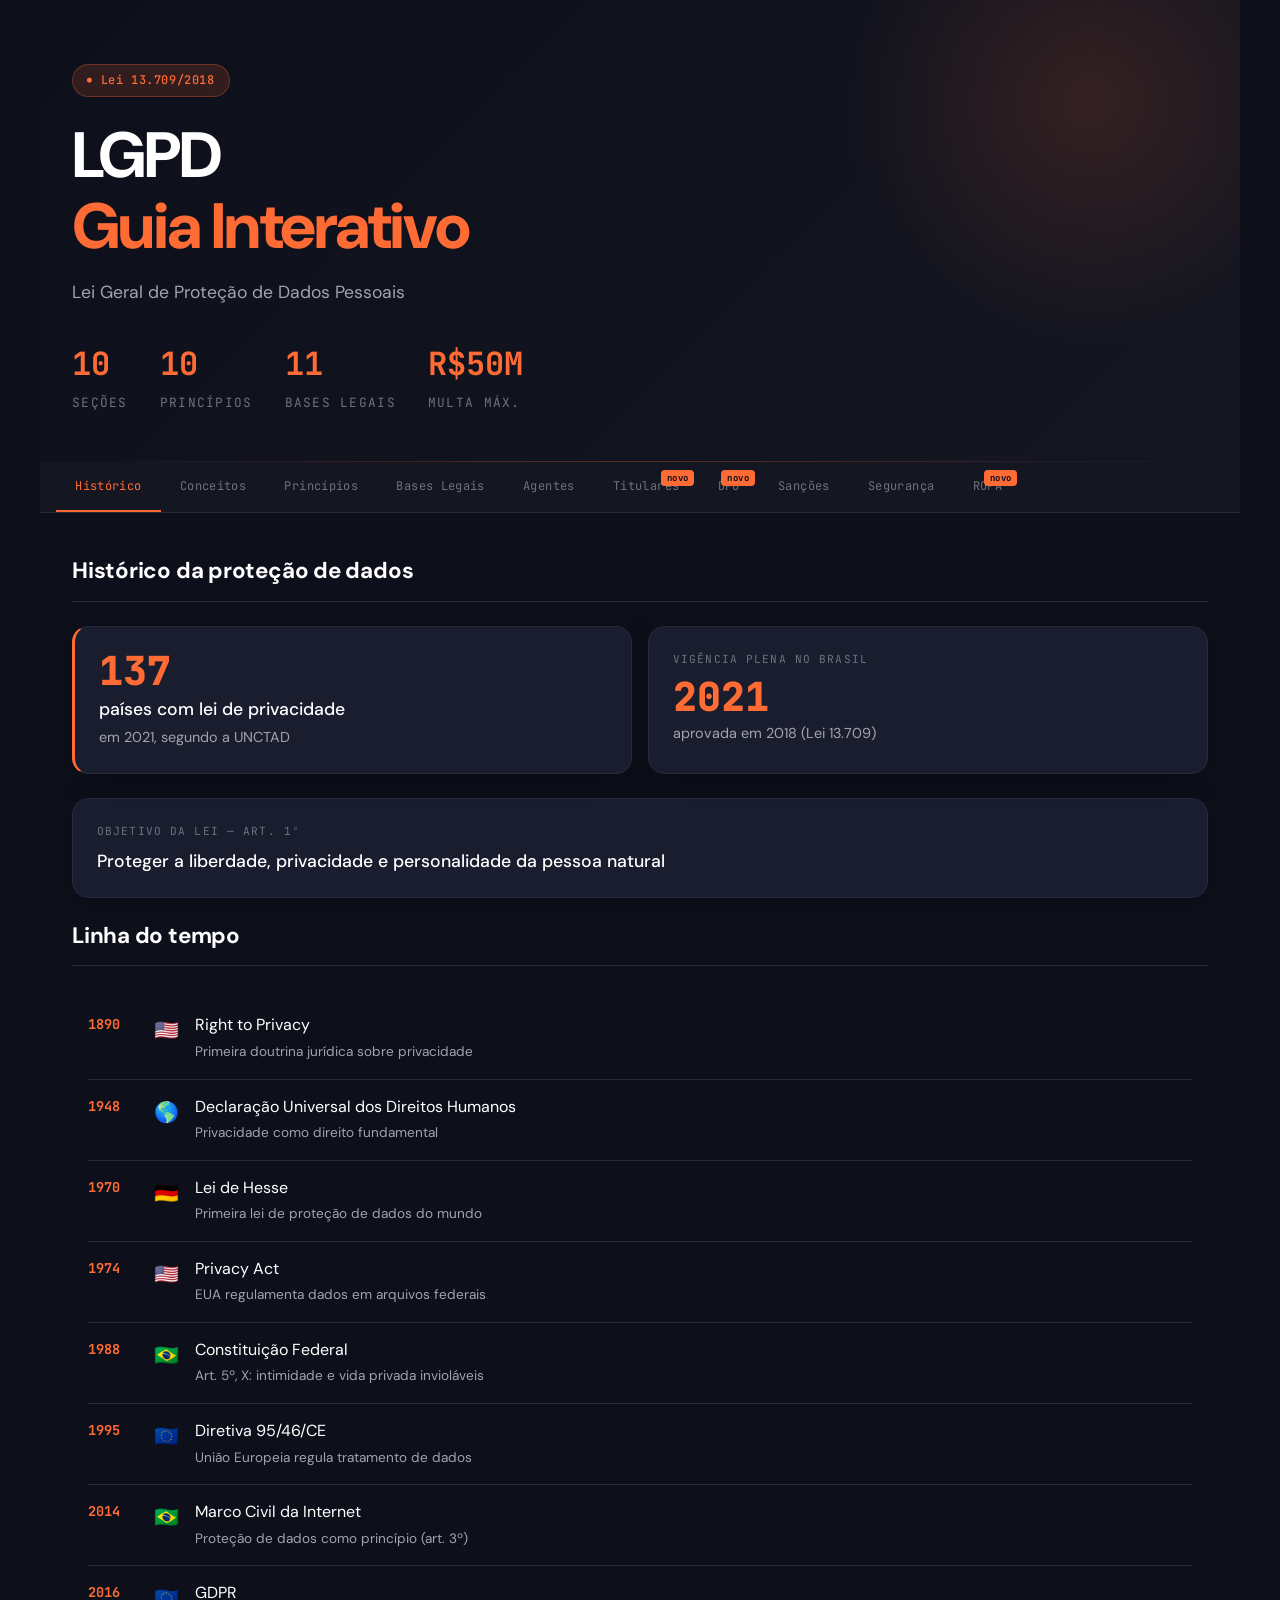
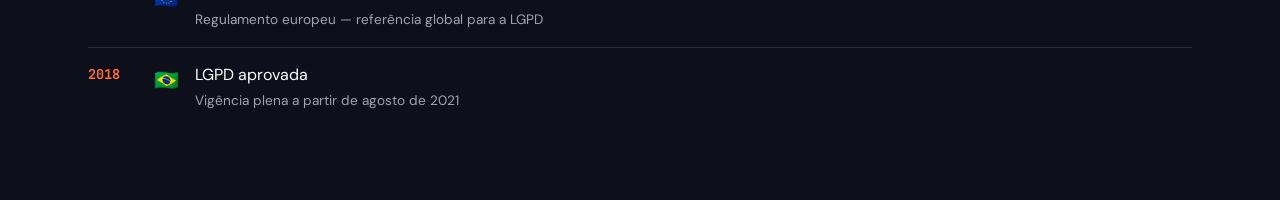
<file: pages/lgpd-guide.html>
<!DOCTYPE html>
<html lang="pt-BR">
<head>
  <meta charset="UTF-8">
  <meta name="viewport" content="width=device-width, initial-scale=1.0">
  <title>LGPD Guia Interativo</title>
  <link rel="stylesheet" href="../css/lgpd-guide.css">
  <meta name="description" content="Guia interativo da Lei Geral de Proteção de Dados Pessoais (LGPD) - Lei 13.709/2018">
  <meta name="theme-color" content="#0D0F1A">
</head>
<body>
  <div class="lgpd-root">
    <div class="hero">
      <div class="hero-badge">Lei 13.709/2018</div>
      <h1>LGPD<br><span>Guia Interativo</span></h1>
      <p class="hero-sub">Lei Geral de Proteção de Dados Pessoais</p>
      <div class="hero-stats">
        <div class="hero-stat"><div class="hero-stat-num">10</div><div class="hero-stat-label">Seções</div></div>
        <div class="hero-stat"><div class="hero-stat-num">10</div><div class="hero-stat-label">Princípios</div></div>
        <div class="hero-stat"><div class="hero-stat-num">11</div><div class="hero-stat-label">Bases Legais</div></div>
        <div class="hero-stat"><div class="hero-stat-num">R$50M</div><div class="hero-stat-label">Multa Máx.</div></div>
      </div>
    </div>

    <nav class="nav-tabs">
      <button class="tab-btn active" onclick="showTab('historico',this)">Histórico</button>
      <button class="tab-btn" onclick="showTab('conceitos',this)">Conceitos</button>
      <button class="tab-btn" onclick="showTab('principios',this)">Princípios</button>
      <button class="tab-btn" onclick="showTab('bases',this)">Bases Legais</button>
      <button class="tab-btn" onclick="showTab('agentes',this)">Agentes</button>
      <button class="tab-btn new-tab" onclick="showTab('direitos',this)">Titulares</button>
      <button class="tab-btn new-tab" onclick="showTab('dpo',this)">DPO</button>
      <button class="tab-btn" onclick="showTab('sancoes',this)">Sanções</button>
      <button class="tab-btn" onclick="showTab('seguranca',this)">Segurança</button>
      <button class="tab-btn new-tab" onclick="showTab('ropa',this)">ROPA</button>
    </nav>

    <main class="content-area">
      <div id="historico" class="section active"></div>
      <div id="conceitos" class="section"></div>
      <div id="principios" class="section"></div>
      <div id="bases" class="section"></div>
      <div id="agentes" class="section"></div>
      <div id="direitos" class="section"></div>
      <div id="dpo" class="section"></div>
      <div id="sancoes" class="section"></div>
      <div id="seguranca" class="section"></div>
      <div id="ropa" class="section"></div>
    </main>
  </div>

  <script src="../js/lgpd-guide.js"></script>
  <script src="../js/sections.js"></script>
</body>
</html>
</file>
<file: css/lgpd-guide.css>
@import url('https://fonts.googleapis.com/css2?family=DM+Sans:opsz,wght@9..40,400;9..40,500;9..40,700&family=JetBrains+Mono:wght@400;700&display=swap');
:root {
  --color-bg: #0D0F1A;
  --color-bg-secondary: #141621;
  --color-bg-card: #1A1D2E;
  --color-accent: #FF6B35;
  --color-accent-light: #FF8C5A;
  --color-accent-glow: rgba(255, 107, 53, 0.15);
  --color-text: #FFFFFF;
  --color-text-secondary: #A0A3B1;
  --color-text-muted: #6B7280;
  --color-border: #252A3D;
  --color-success: #10B981;
  --color-danger: #EF4444;
  --font-main: 'DM Sans', sans-serif;
  --font-mono: 'JetBrains Mono', monospace;
  --radius-sm: 6px;
  --radius-md: 10px;
  --radius-lg: 16px;
  --radius-xl: 24px;
  --shadow-card: 0 4px 24px rgba(0, 0, 0, 0.25);
  --shadow-glow: 0 0 40px rgba(255, 107, 53, 0.2);
  --transition: all 0.3s cubic-bezier(0.4, 0, 0.2, 1);
}
* { box-sizing: border-box; margin: 0; padding: 0; }
html { font-size: 16px; }
@media (max-width: 768px) { html { font-size: 15px; } }
@media (max-width: 480px) { html { font-size: 14px; } }

body { font-family: var(--font-main); background: var(--color-bg); color: var(--color-text); min-height: 100vh; line-height: 1.6; }

.lgpd-root { 
  min-height: 100vh; 
  max-width: 1200px;
  margin: 0 auto;
}

.hero {
  background: linear-gradient(135deg, var(--color-bg) 0%, var(--color-bg-secondary) 100%);
  color: var(--color-text);
  padding: 4rem 2rem 3rem;
  position: relative;
  overflow: hidden;
  max-width: 1200px;
  margin: 0 auto;
}
.hero::before {
  content: '';
  position: absolute;
  top: -150px;
  right: -100px;
  width: 500px;
  height: 500px;
  border-radius: 50%;
  background: radial-gradient(circle, var(--color-accent-glow) 0%, transparent 70%);
  pointer-events: none;
}
.hero::after {
  content: '';
  position: absolute;
  bottom: 0;
  left: 0;
  right: 0;
  height: 1px;
  background: linear-gradient(90deg, transparent, var(--color-accent), transparent);
  opacity: 0.3;
}
.hero-badge {
  display: inline-flex;
  align-items: center;
  gap: 8px;
  font-family: var(--font-mono);
  font-size: 0.75rem;
  font-weight: 500;
  background: var(--color-accent-glow);
  color: var(--color-accent);
  border: 1px solid rgba(255, 107, 53, 0.3);
  padding: 6px 14px;
  border-radius: 50px;
  margin-bottom: 1.5rem;
  letter-spacing: 0.05em;
}
.hero-badge::before {
  content: '●';
  font-size: 8px;
  animation: pulse 2s infinite;
}
@keyframes pulse { 0%, 100% { opacity: 1; } 50% { opacity: 0.4; } }

.hero h1 {
  font-size: clamp(2.5rem, 6vw, 4rem);
  font-weight: 800;
  line-height: 1.1;
  margin-bottom: 1rem;
  letter-spacing: -0.03em;
  position: relative;
}
.hero h1 span { color: var(--color-accent); }

.hero-sub {
  font-size: 1.1rem;
  color: var(--color-text-secondary);
  font-weight: 400;
  margin-bottom: 2rem;
}

.hero-stats {
  display: flex;
  gap: 2rem;
  flex-wrap: wrap;
}
.hero-stat {
  display: flex;
  flex-direction: column;
  gap: 4px;
}
.hero-stat-num {
  font-size: 2rem;
  font-weight: 700;
  color: var(--color-accent);
  font-family: var(--font-mono);
}
.hero-stat-label {
  font-size: 0.8rem;
  color: var(--color-text-muted);
  font-family: var(--font-mono);
  text-transform: uppercase;
  letter-spacing: 0.1em;
}

.nav-tabs {
  display: flex;
  overflow-x: auto;
  background: var(--color-bg-secondary);
  border-bottom: 1px solid var(--color-border);
  padding: 0 1rem;
  gap: 0;
  scrollbar-width: none;
  position: sticky;
  top: 0;
  z-index: 100;
  backdrop-filter: blur(10px);
  max-width: 1200px;
  margin: 0 auto;
}
.nav-tabs::-webkit-scrollbar { display: none; }

.tab-btn {
  font-family: var(--font-mono);
  font-size: 0.75rem;
  padding: 1rem 1.2rem;
  border: none;
  background: transparent;
  color: var(--color-text-muted);
  cursor: pointer;
  white-space: nowrap;
  border-bottom: 2px solid transparent;
  letter-spacing: 0.03em;
  transition: var(--transition);
}
.tab-btn:hover:not(.active) { color: var(--color-text-secondary); }
.tab-btn.active {
  color: var(--color-accent);
  border-bottom-color: var(--color-accent);
}
.tab-btn.new-tab { position: relative; }
.tab-btn.new-tab::after {
  content: 'novo';
  position: absolute;
  top: 8px;
  right: 4px;
  font-size: 9px;
  background: var(--color-accent);
  color: var(--color-bg);
  padding: 2px 6px;
  border-radius: 4px;
  font-weight: 700;
}

.content-area {
  padding: 2.5rem 2rem 4rem;
  max-width: 1200px;
  margin: 0 auto;
}
@media (max-width: 768px) { .content-area { padding: 1.5rem 1rem 3rem; } }

.section { display: none; animation: fadeIn 0.4s ease; }
.section.active { display: block; }
@keyframes fadeIn { from { opacity: 0; transform: translateY(10px); } to { opacity: 1; transform: translateY(0); } }

.section-title {
  font-size: 1.4rem;
  font-weight: 700;
  color: var(--color-text);
  margin-bottom: 1.5rem;
  padding-bottom: 0.75rem;
  border-bottom: 1px solid var(--color-border);
  letter-spacing: -0.01em;
}

.card-grid {
  display: grid;
  grid-template-columns: repeat(auto-fit, minmax(280px, 1fr));
  gap: 1rem;
  margin-bottom: 1.5rem;
}

.info-card {
  background: var(--color-bg-card);
  border: 1px solid var(--color-border);
  border-radius: var(--radius-lg);
  padding: 1.5rem;
  box-shadow: var(--shadow-card);
  transition: var(--transition);
}
.info-card:hover { transform: translateY(-2px); border-color: var(--color-accent); }
.info-card.accent { border-left: 3px solid var(--color-accent); }
.info-card.full { grid-column: 1 / -1; }

.card-label {
  font-family: var(--font-mono);
  font-size: 0.7rem;
  color: var(--color-text-muted);
  letter-spacing: 0.1em;
  text-transform: uppercase;
  margin-bottom: 8px;
}

.card-value {
  font-size: 1.1rem;
  font-weight: 500;
  color: var(--color-text);
  line-height: 1.4;
}

.card-detail {
  font-size: 0.9rem;
  color: var(--color-text-secondary);
  margin-top: 6px;
  line-height: 1.5;
}

.orange-num {
  font-size: 2.5rem;
  font-weight: 800;
  color: var(--color-accent);
  font-family: var(--font-mono);
  line-height: 1;
  margin-bottom: 6px;
}

.timeline {
  background: var(--color-bg-card);
  border: 1px solid var(--color-border);
  border-radius: var(--radius-lg);
  padding: 1rem 1.5rem;
}

.timeline-item {
  display: flex;
  gap: 1rem;
  padding: 1rem 0;
  border-bottom: 1px solid var(--color-border);
  align-items: flex-start;
}
.timeline-item:last-child { border-bottom: none; }

.tl-year {
  font-family: var(--font-mono);
  font-size: 0.85rem;
  font-weight: 700;
  color: var(--color-accent);
  min-width: 50px;
}

.tl-flag { font-size: 1.25rem; }

.tl-text { font-size: 1rem; color: var(--color-text); line-height: 1.4; }
.tl-sub { font-size: 0.85rem; color: var(--color-text-secondary); margin-top: 4px; }

.principle-grid {
  display: grid;
  grid-template-columns: repeat(auto-fit, minmax(200px, 1fr));
  gap: 1rem;
  margin-bottom: 1.5rem;
}

.principle-card {
  background: var(--color-bg-card);
  border: 1px solid var(--color-border);
  border-radius: var(--radius-md);
  padding: 1.25rem;
  cursor: pointer;
  transition: var(--transition);
}
.principle-card:hover {
  border-color: var(--color-text-muted);
  transform: translateY(-2px);
}
.principle-card.selected {
  border-color: var(--color-accent);
  border-width: 2px;
  box-shadow: var(--shadow-glow);
}

.principle-icon {
  width: 36px;
  height: 36px;
  border-radius: var(--radius-sm);
  display: flex;
  align-items: center;
  justify-content: center;
  font-size: 1rem;
  margin-bottom: 10px;
  background: var(--color-accent-glow);
  color: var(--color-accent);
  font-weight: 700;
  font-family: var(--font-mono);
}

.principle-name { font-size: 1rem; font-weight: 500; color: var(--color-text); }

.principle-detail {
  display: none;
  background: var(--color-bg-card);
  border: 1px solid var(--color-accent);
  border-radius: var(--radius-md);
  padding: 1.25rem;
  margin-top: 1rem;
  font-size: 0.95rem;
  color: var(--color-text-secondary);
  line-height: 1.7;
  animation: slideDown 0.3s ease;
}
@keyframes slideDown { from { opacity: 0; transform: translateY(-10px); } to { opacity: 1; transform: translateY(0); } }
.principle-detail.show { display: block; }

.bases-table {
  background: var(--color-bg-card);
  border: 1px solid var(--color-border);
  border-radius: var(--radius-lg);
  overflow: hidden;
  margin-bottom: 1.5rem;
}

.bt-row {
  display: grid;
  grid-template-columns: 1fr 80px 80px;
  padding: 0.85rem 1.25rem;
  border-bottom: 1px solid var(--color-border);
  align-items: center;
  font-size: 0.9rem;
}
.bt-row:last-child { border-bottom: none; }

.bt-header {
  font-family: var(--font-mono);
  font-size: 0.7rem;
  letter-spacing: 0.05em;
  color: var(--color-text-muted);
  background: var(--color-bg-secondary);
  text-transform: uppercase;
  font-weight: 500;
}

.bt-base { color: var(--color-text); }

.check-yes, .check-no {
  width: 24px;
  height: 24px;
  border-radius: 50%;
  display: flex;
  align-items: center;
  justify-content: center;
  font-size: 12px;
  font-weight: 700;
  margin: 0 auto;
}
.check-yes { background: rgba(16, 185, 129, 0.15); color: var(--color-success); }
.check-no { background: rgba(239, 68, 68, 0.15); color: var(--color-danger); }

.agent-cards {
  display: grid;
  grid-template-columns: repeat(auto-fit, minmax(280px, 1fr));
  gap: 1rem;
  margin-bottom: 1.5rem;
}

.agent-card {
  background: var(--color-bg-card);
  border: 1px solid var(--color-border);
  border-radius: var(--radius-lg);
  padding: 1.5rem;
  box-shadow: var(--shadow-card);
}

.agent-role {
  font-size: 0.75rem;
  font-family: var(--font-mono);
  color: var(--color-accent);
  letter-spacing: 0.08em;
  text-transform: uppercase;
  margin-bottom: 8px;
}

.agent-name {
  font-size: 1.25rem;
  font-weight: 700;
  color: var(--color-text);
  margin-bottom: 12px;
}

.agent-traits {
  list-style: none;
  display: flex;
  flex-direction: column;
  gap: 6px;
  margin-top: 1rem;
}

.agent-traits li {
  font-size: 0.9rem;
  color: var(--color-text-secondary);
  padding-left: 1rem;
  position: relative;
  line-height: 1.4;
}

.agent-traits li::before {
  content: '→';
  position: absolute;
  left: 0;
  color: var(--color-accent);
  font-size: 0.75rem;
}

.flow-wrap {
  display: flex;
  align-items: center;
  gap: 0.75rem;
  background: var(--color-bg-card);
  border: 1px solid var(--color-border);
  border-radius: var(--radius-lg);
  padding: 1.25rem;
  margin-bottom: 1.5rem;
  flex-wrap: wrap;
}

.flow-node {
  background: var(--color-bg-secondary);
  border: 1px solid var(--color-border);
  border-radius: var(--radius-sm);
  padding: 8px 16px;
  font-size: 0.85rem;
  font-weight: 500;
  color: var(--color-text);
  white-space: nowrap;
}

.flow-arrow { font-size: 1.25rem; color: var(--color-accent); font-family: var(--font-mono); }

.sanctions-list {
  display: flex;
  flex-direction: column;
  gap: 0.75rem;
  margin-bottom: 1.5rem;
}

.sanction-item {
  background: var(--color-bg-card);
  border: 1px solid var(--color-border);
  border-radius: var(--radius-md);
  padding: 1rem 1.25rem;
  display: flex;
  align-items: center;
  gap: 12px;
  font-size: 0.95rem;
  color: var(--color-text);
  transition: var(--transition);
}
.sanction-item:hover { border-color: var(--color-text-muted); }

.sanction-dot {
  width: 10px;
  height: 10px;
  border-radius: 50%;
  background: var(--color-accent);
  flex-shrink: 0;
  box-shadow: 0 0 10px var(--color-accent);
}

.fine-card {
  background: linear-gradient(135deg, var(--color-bg) 0%, #1a1520 100%);
  border-radius: var(--radius-lg);
  padding: 2rem;
  margin-bottom: 1.5rem;
  text-align: center;
  border: 1px solid rgba(255, 107, 53, 0.3);
}

.fine-amount {
  font-family: var(--font-mono);
  font-size: 2.5rem;
  font-weight: 700;
  color: var(--color-accent);
}

.fine-label {
  font-size: 0.9rem;
  color: var(--color-text-muted);
  margin-top: 6px;
}

.incident-flow {
  display: flex;
  flex-direction: column;
  gap: 0;
  margin-bottom: 1.5rem;
}

.if-step {
  display: flex;
  gap: 1rem;
  align-items: flex-start;
  padding: 0.75rem 0;
}

.if-num {
  font-family: var(--font-mono);
  font-size: 0.8rem;
  font-weight: 700;
  color: var(--color-accent);
  background: var(--color-accent-glow);
  border: 1px solid rgba(255, 107, 53, 0.3);
  width: 28px;
  height: 28px;
  border-radius: 50%;
  display: flex;
  align-items: center;
  justify-content: center;
  flex-shrink: 0;
}

.if-content { flex: 1; }

.if-title { font-size: 1rem; font-weight: 500; color: var(--color-text); margin-bottom: 4px; }

.if-desc { font-size: 0.9rem; color: var(--color-text-secondary); line-height: 1.5; }

.if-connector {
  width: 1px;
  height: 20px;
  background: var(--color-border);
  margin-left: 13px;
}

.highlight-box {
  background: var(--color-accent-glow);
  border: 1px solid rgba(255, 107, 53, 0.25);
  border-radius: var(--radius-md);
  padding: 1.25rem 1.5rem;
  font-size: 0.95rem;
  color: var(--color-text);
  line-height: 1.7;
  margin-bottom: 1.5rem;
}
.highlight-box strong { color: var(--color-accent); font-weight: 600; }

.ropa-block {
  background: var(--color-bg-card);
  border: 1px solid var(--color-border);
  border-radius: var(--radius-lg);
  overflow: hidden;
  margin-bottom: 1.5rem;
}

.ropa-header {
  background: var(--color-bg);
  color: var(--color-accent);
  font-family: var(--font-mono);
  font-size: 0.8rem;
  letter-spacing: 0.06em;
  padding: 0.85rem 1.25rem;
  text-transform: uppercase;
}

.ropa-row {
  display: flex;
  justify-content: space-between;
  padding: 0.75rem 1.25rem;
  border-bottom: 1px solid var(--color-border);
  font-size: 0.9rem;
  align-items: center;
}
.ropa-row:last-child { border-bottom: none; }

.ropa-key { color: var(--color-text-secondary); }

.ropa-val { color: var(--color-text); font-weight: 500; }

.right-card {
  background: var(--color-bg-card);
  border: 1px solid var(--color-border);
  border-radius: var(--radius-md);
  padding: 1.25rem 1.5rem;
  display: flex;
  gap: 1rem;
  align-items: flex-start;
  margin-bottom: 0.75rem;
  cursor: pointer;
  transition: var(--transition);
}
.right-card:hover { border-color: var(--color-text-muted); transform: translateX(4px); }

.right-num {
  font-family: var(--font-mono);
  font-size: 0.8rem;
  font-weight: 700;
  color: var(--color-accent);
  background: var(--color-accent-glow);
  border: 1px solid rgba(255, 107, 53, 0.25);
  min-width: 32px;
  height: 32px;
  border-radius: var(--radius-sm);
  display: flex;
  align-items: center;
  justify-content: center;
  flex-shrink: 0;
}

.right-body { flex: 1; }

.right-title { font-size: 1rem; font-weight: 500; color: var(--color-text); margin-bottom: 4px; }

.right-desc { font-size: 0.85rem; color: var(--color-text-secondary); line-height: 1.5; }

.dpo-tri {
  display: grid;
  grid-template-columns: 1fr auto 1fr;
  gap: 1rem;
  margin-bottom: 1.5rem;
  align-items: center;
}

.dpo-node {
  background: var(--color-bg-card);
  border: 1px solid var(--color-border);
  border-radius: var(--radius-md);
  padding: 1.25rem;
  text-align: center;
}

.dpo-icon { font-size: 1.75rem; margin-bottom: 8px; }

.dpo-lbl { font-size: 0.85rem; font-weight: 500; color: var(--color-text); }

.dpo-center {
  background: var(--color-accent-glow);
  border: 1.5px solid rgba(255, 107, 53, 0.4);
}
.dpo-center .dpo-lbl { color: var(--color-accent); }

.dpo-arrow { font-size: 1.5rem; color: var(--color-accent); font-family: var(--font-mono); }

@media (max-width: 640px) {
  .dpo-tri { grid-template-columns: 1fr; }
  .dpo-arrow { transform: rotate(90deg); }
}

.ropa-steps {
  display: grid;
  grid-template-columns: repeat(auto-fit, minmax(260px, 1fr));
  gap: 1rem;
  margin-bottom: 1.5rem;
}

.ropa-step {
  background: var(--color-bg-card);
  border: 1px solid var(--color-border);
  border-radius: var(--radius-md);
  padding: 1.25rem;
}

.rs-num {
  font-family: var(--font-mono);
  font-size: 0.75rem;
  color: var(--color-accent);
  margin-bottom: 6px;
}

.rs-title { font-size: 1rem; font-weight: 500; color: var(--color-text); margin-bottom: 4px; }

.rs-desc { font-size: 0.85rem; color: var(--color-text-secondary); line-height: 1.5; }

.tag-row { display: flex; flex-wrap: wrap; gap: 0.5rem; margin-bottom: 1.5rem; }

.tag {
  font-size: 0.8rem;
  background: var(--color-bg-secondary);
  border: 1px solid var(--color-border);
  color: var(--color-text-secondary);
  padding: 6px 12px;
  border-radius: 50px;
  font-family: var(--font-mono);
}

.tag.orange {
  background: var(--color-accent-glow);
  border-color: rgba(255, 107, 53, 0.3);
  color: var(--color-accent);
}
</file>
